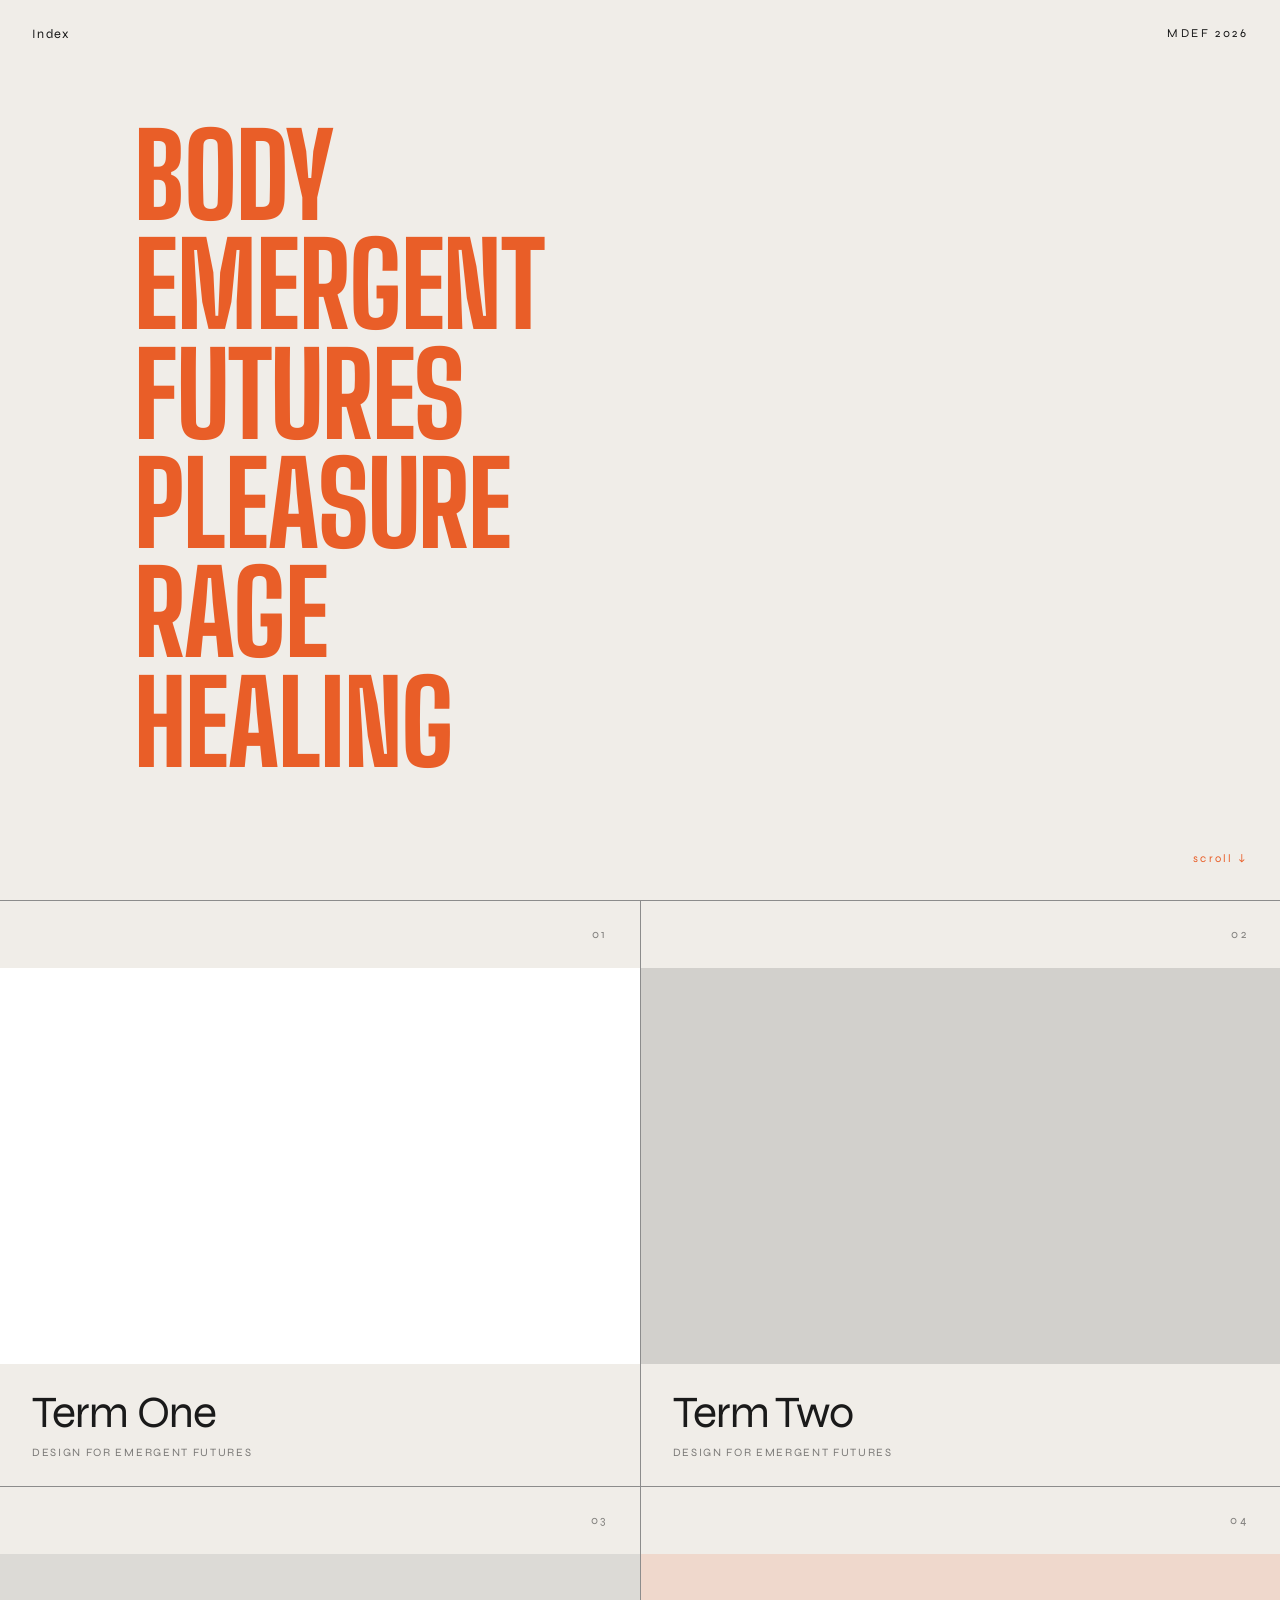
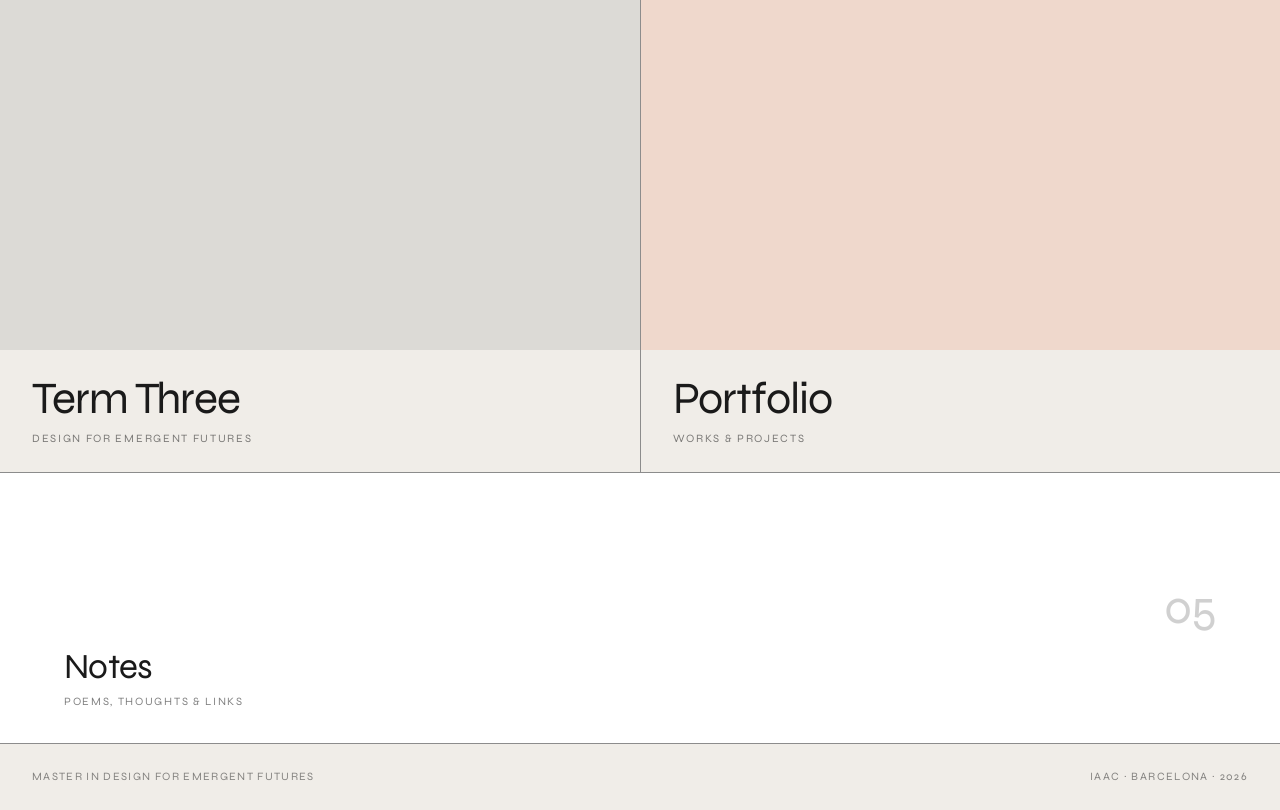
<file: index.html>
<!DOCTYPE html>
<html lang="en">
<head>
  <meta charset="UTF-8">
  <meta name="viewport" content="width=device-width, initial-scale=1.0">
  <title>MDEF 2026</title>
  <link rel="preconnect" href="https://fonts.googleapis.com">
  <link rel="preconnect" href="https://fonts.gstatic.com" crossorigin>
<link href="https://fonts.googleapis.com/css2?family=Big+Shoulders+Display:wght@700;800&family=Syne:wght@300;400&display=swap" rel="stylesheet">  <link rel="stylesheet" href="css/style.css">
</head>
<body>

  <nav class="nav">
    <button class="nav-index" id="menuToggle" aria-label="Open menu">Index</button>
    <span class="nav-title">MDEF 2026</span>
  </nav>

  <div class="menu-overlay" role="dialog" aria-label="Navigation">
    <a href="pages/term-1.html">Term One <span>01</span></a>
    <a href="pages/term-2.html">Term Two <span>02</span></a>
    <a href="pages/term-3.html">Term Three <span>03</span></a>
    <a href="pages/portfolio.html">Portfolio <span>04</span></a>
    <a href="pages/notes.html">Notes <span>05</span></a>
  </div>

<section class="hero">
  <div class="hero-poem">
    <span>BODY</span>
    <span>EMERGENT</span>
    <span>FUTURES</span>
    <span>PLEASURE</span>
    <span>RAGE</span>
    <span>HEALING</span>
  </div>
  <span class="hero-scroll" aria-hidden="true">scroll ↓</span>
</section>

  <section class="index-grid" aria-label="Site sections">

    <a href="pages/term-1.html" class="grid-item grid-item--1 reveal">
      <div class="grid-item-header"><span class="grid-num">01</span></div>
      <div class="grid-item-image"></div>
      <div class="grid-item-footer">
        <h2 class="grid-title">Term One</h2>
        <p class="grid-sub">Design for Emergent Futures</p>
      </div>
    </a>

    <a href="pages/term-2.html" class="grid-item grid-item--2 reveal">
      <div class="grid-item-header"><span class="grid-num">02</span></div>
      <div class="grid-item-image"></div>
      <div class="grid-item-footer">
        <h2 class="grid-title">Term Two</h2>
        <p class="grid-sub">Design for Emergent Futures</p>
      </div>
    </a>

    <a href="pages/term-3.html" class="grid-item grid-item--3 reveal">
      <div class="grid-item-header"><span class="grid-num">03</span></div>
      <div class="grid-item-image"></div>
      <div class="grid-item-footer">
        <h2 class="grid-title">Term Three</h2>
        <p class="grid-sub">Design for Emergent Futures</p>
      </div>
    </a>

    <a href="pages/portfolio.html" class="grid-item grid-item--4 reveal">
      <div class="grid-item-header"><span class="grid-num">04</span></div>
      <div class="grid-item-image"></div>
      <div class="grid-item-footer">
        <h2 class="grid-title">Portfolio</h2>
        <p class="grid-sub">Works &amp; Projects</p>
      </div>
    </a>

    <a href="pages/notes.html" class="grid-item grid-item--5 reveal">
      <div class="grid-item-footer">
        <h2 class="grid-title">Notes</h2>
        <p class="grid-sub">Poems, thoughts &amp; links</p>
      </div>
      <span class="grid-num">05</span>
    </a>

  </section>

  <footer class="site-footer">
    <span>Master in Design for Emergent Futures</span>
    <span>IAAC · Barcelona · 2026</span>
  </footer>

  <script src="js/main.js"></script>
</body>
</html>
</file>
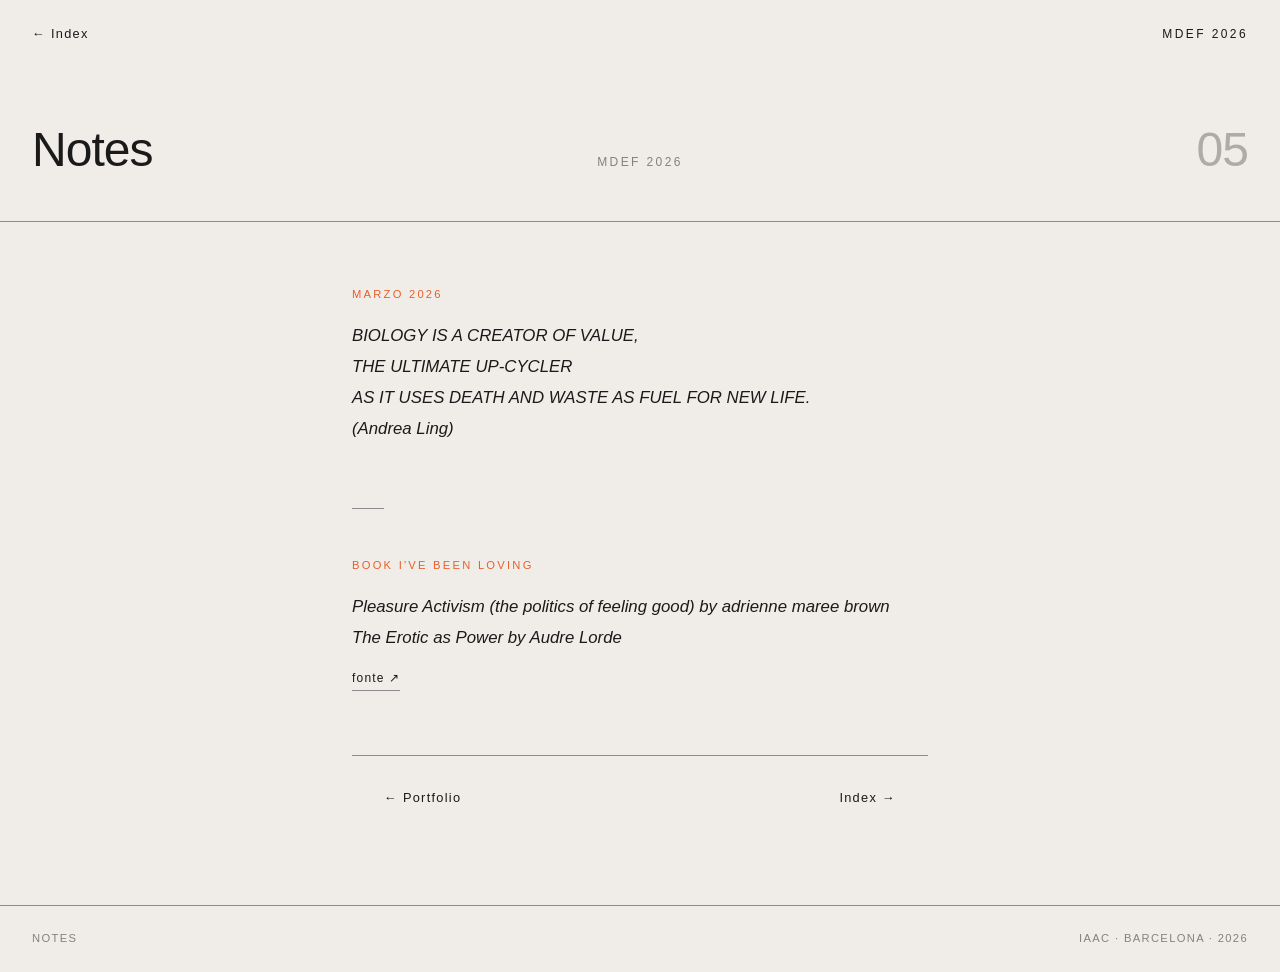
<file: pages/notes.html>
<!DOCTYPE html>
<html lang="it">
<head>
  <meta charset="UTF-8">
  <meta name="viewport" content="width=device-width, initial-scale=1.0">
  <title>Notes — MDEF 2026</title>
  <link rel="preconnect" href="https://fonts.googleapis.com">
  <link rel="preconnect" href="https://fonts.gstatic.com" crossorigin>
  <link href="https://fonts.googleapis.com/css2?family=Cormorant+Garamond:ital,wght@0,300;0,400;1,300;1,400&family=DM+Sans:wght@200;300;400&display=swap" rel="stylesheet">
  <link rel="stylesheet" href="../css/style.css">
</head>
<body>

  <nav class="nav">
    <a href="../index.html" class="nav-index">← Index</a>
    <span class="nav-title">MDEF 2026</span>
  </nav>

  <main class="page-wrapper">

    <header class="page-header reveal">
      <span class="page-header-left">Notes</span>
      <span class="page-header-center">MDEF 2026</span>
      <span class="page-header-right">05</span>
    </header>


    <!-- ── NOTE / POESIE / LINK ───────────────────────────── -->
    <!--
      STRUTTURA DI UNA NOTA:
      
      <div class="note-entry">
        <p class="note-date">data o etichetta</p>
        <div class="note-content">
          testo, poesia, citazione...
        </div>
        <a href="URL" class="note-link" target="_blank">link ↗</a>  ← opzionale
      </div>
      <div class="note-divider"></div>
      
      Puoi mixare: poesie, citazioni, link a siti,
      frammenti di pensiero. È il tuo spazio più libero.
    -->

    <div class="notes-body">

      <!-- NOTA 1 — Poesia -->
      <div class="note-entry">
        <p class="note-date">Marzo 2026</p>
        <div class="note-content">
          <p>
           BIOLOGY IS A CREATOR OF VALUE,<br>
            THE ULTIMATE UP-CYCLER<br>
            AS IT USES DEATH AND WASTE AS FUEL FOR NEW LIFE.<br>
            (Andrea Ling)<br>
          </p>
        </div>
      </div>

      <div class="note-divider"></div>

      <!-- NOTA 2 —  libri -->
      <div class="note-entry">
        <p class="note-date">book i've been loving</p>
        <div class="note-content">
          <p>
            Pleasure Activism (the politics of feeling good) by adrienne maree brown <br>
            The Erotic as Power by Audre Lorde <br>
          </p>
        </div>
        <a href="#" class="note-link" target="_blank">fonte ↗</a>
      </div>
      
    <nav class="page-nav">
      <a href="portfolio.html">← Portfolio</a>
      <a href="../index.html">Index →</a>
    </nav>

  </main>

  <footer class="site-footer">
    <span>Notes</span>
    <span>IAAC · Barcelona · 2026</span>
  </footer>

  <script src="../js/main.js"></script>
</body>
</html>
</file>
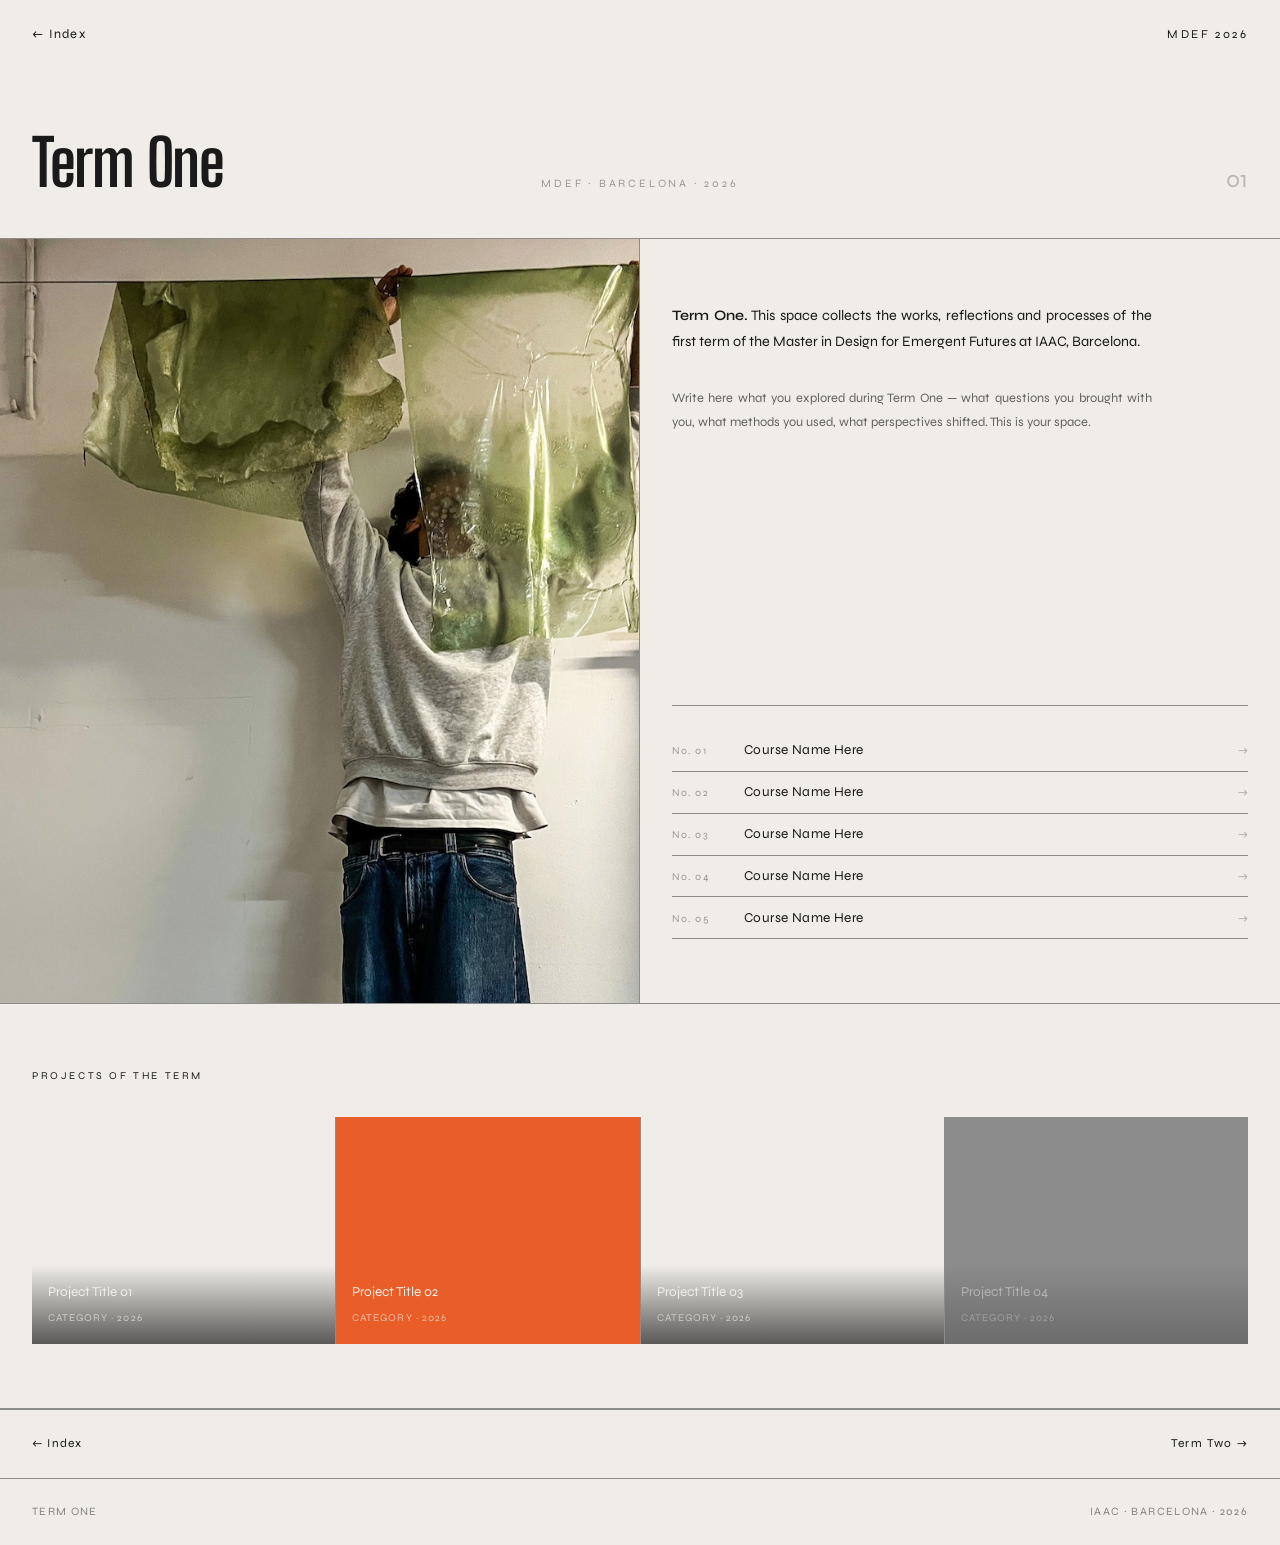
<file: pages/term-1.html>
<!DOCTYPE html>
<html lang="en">
<head>
  <meta charset="UTF-8">
  <meta name="viewport" content="width=device-width, initial-scale=1.0">
  <title>Term One — MDEF 2026</title>
  <link rel="preconnect" href="https://fonts.googleapis.com">
  <link rel="preconnect" href="https://fonts.gstatic.com" crossorigin>
  <link href="https://fonts.googleapis.com/css2?family=Big+Shoulders+Display:wght@700;800&family=Syne:wght@300;400&display=swap" rel="stylesheet">
  <link rel="stylesheet" href="../css/style.css">
  <style>

    .term-wrapper {
      min-height: 100svh;
      padding-top: 5rem;
      background-color: var(--white);
    }

    /* ── HEADER ── */
    .term-header {
      display: grid;
      grid-template-columns: 1fr auto 1fr;
      align-items: baseline;
      padding: 2rem var(--pad) 1.5rem;
      border-bottom: 1px solid var(--gray);
    }

    .term-header-left {
      font-family: var(--font-display);
      font-size: clamp(2rem, 5vw, 4rem);
      font-weight: 700;
      letter-spacing: -0.02em;
      color: var(--black);
    }

    .term-header-center {
      font-family: var(--font-body);
      font-size: 0.7rem;
      letter-spacing: 0.25em;
      text-transform: uppercase;
      opacity: 0.4;
    }

    .term-header-right {
      font-family: var(--font-body);
      font-size: clamp(1rem, 2vw, 1.5rem);
      font-weight: 300;
      text-align: right;
      opacity: 0.25;
    }

    /* ── SPREAD: immagine sinistra | testo destra ── */
    /*
      Ispirato alla reference: foto occupa metà pagina in altezza fissa,
      testo a destra con intro + lista numerata
    */
    .term-spread {
      display: grid;
      grid-template-columns: 1fr 1fr;
      height: 85vh;
      border-bottom: 1px solid var(--gray);
    }

    /* Immagine sinistra — occupa tutta l'altezza dello spread */
    .term-photo {
      position: relative;
      overflow: hidden;
      background-color: var(--gray);
      opacity: 0.9;
      border-right: 1px solid var(--gray);
    }

    .term-photo img {
      width: 100%;
      height: 100%;
      object-fit: cover;
      object-position: center;
      filter: grayscale(15%);
    }

    /* Colonna destra: testo + lista */
    .term-content {
      display: flex;
      flex-direction: column;
      justify-content: space-between;
      padding: var(--pad-lg) var(--pad);
      overflow-y: auto;
    }

    .term-intro-block {}

    .term-intro {
      font-family: var(--font-body);
      font-size: 0.9rem;
      font-weight: 400;
      line-height: 1.8;
      text-align: justify;
      hyphens: auto;
      margin-bottom: 2rem;
      max-width: 480px;
    }

    .term-intro strong { font-weight: 600; }

    .term-body-text {
      font-family: var(--font-body);
      font-size: 0.8rem;
      line-height: 1.85;
      text-align: justify;
      hyphens: auto;
      opacity: 0.65;
      max-width: 480px;
    }

    /* Lista numerata corsi — come la reference */
    .term-list {
      border-top: 1px solid var(--gray);
      padding-top: 1.5rem;
    }

    .term-list-item {
      display: flex;
      align-items: baseline;
      gap: 1.5rem;
      padding: 0.6rem 0;
      border-bottom: 1px solid var(--gray);
      cursor: pointer;
      transition: color 0.2s;
    }

    .term-list-item:hover { color: var(--accent); }

    .term-list-num {
      font-family: var(--font-body);
      font-size: 0.65rem;
      letter-spacing: 0.15em;
      opacity: 0.4;
      min-width: 3rem;
    }

    .term-list-name {
      font-family: var(--font-body);
      font-size: 0.85rem;
      font-weight: 400;
      letter-spacing: 0.03em;
      flex: 1;
    }

    .term-list-arrow {
      font-size: 0.75rem;
      opacity: 0.3;
      transition: opacity 0.2s, transform 0.2s;
    }

    .term-list-item:hover .term-list-arrow {
      opacity: 1;
      transform: translateX(4px);
    }

    /* ── PROGETTI ── */
    .term-projects {
      padding: var(--pad-lg) var(--pad);
      border-bottom: 1px solid var(--gray);
    }

    .term-projects-label {
      font-family: var(--font-body);
      font-size: 0.65rem;
      letter-spacing: 0.25em;
      text-transform: uppercase;
      opacity: 0.4;
      margin-bottom: 2rem;
    }

    .term-projects-grid {
      display: grid;
      grid-template-columns: repeat(auto-fill, minmax(260px, 1fr));
      gap: 1px;
      background-color: var(--gray);
    }

    .term-project-card {
      background-color: var(--white);
      aspect-ratio: 4/3;
      position: relative;
      overflow: hidden;
      cursor: pointer;
      transition: transform 0.4s var(--ease);
    }

    .term-project-card:hover { transform: scale(1.02); }

    .term-project-card img {
      width: 100%; height: 100%;
      object-fit: cover;
      filter: grayscale(10%);
      transition: filter 0.4s;
    }

    .term-project-card:hover img { filter: grayscale(0%); }

    /* Card a colore piatto dalla palette */
    .term-project-card.color-accent { background-color: var(--accent); }
    .term-project-card.color-gray   { background-color: var(--gray); opacity: 0.4; }
    .term-project-card.color-black  { background-color: var(--black); }

    .term-project-info {
      position: absolute;
      bottom: 0; left: 0; right: 0;
      padding: 1rem;
      background: linear-gradient(to top, rgba(26,26,26,0.7), transparent);
      color: var(--white);
    }

    .term-project-info h3 {
      font-family: var(--font-body);
      font-size: 0.85rem;
      font-weight: 400;
    }

    .term-project-info span {
      font-size: 0.65rem;
      opacity: 0.65;
      letter-spacing: 0.1em;
      text-transform: uppercase;
    }

    /* Card colore: testo in overlay senza gradiente */
    .term-project-card.color-accent .term-project-info,
    .term-project-card.color-black .term-project-info {
      background: none;
    }

    /* ── NAV ── */
    .term-nav {
      display: flex;
      justify-content: space-between;
      padding: 1.5rem var(--pad);
      border-top: 1px solid var(--gray);
    }

    .term-nav a {
      font-family: var(--font-body);
      font-size: 0.75rem;
      letter-spacing: 0.1em;
      transition: color 0.2s;
    }

    .term-nav a:hover { color: var(--accent); }

    /* Responsive */
    @media (max-width: 768px) {
      .term-spread {
        grid-template-columns: 1fr;
        height: auto;
      }
      .term-photo {
        height: 55vw;
        border-right: none;
        border-bottom: 1px solid var(--gray);
      }
      .term-header { grid-template-columns: 1fr 1fr; }
      .term-header-center { display: none; }
    }

  </style>
</head>
<body>

  <nav class="nav">
    <a href="../index.html" class="nav-index">← Index</a>
    <span class="nav-title">MDEF 2026</span>
  </nav>

  <main class="term-wrapper">

    <!-- HEADER -->
    <header class="term-header reveal">
      <span class="term-header-left">Term One</span>
      <span class="term-header-center">MDEF · Barcelona · 2026</span>
      <span class="term-header-right">01</span>
    </header>

    <!-- SPREAD -->
    <div class="term-spread">

      <!-- Foto sinistra -->
      <div class="term-photo reveal">
        <!--
          AGGIUNGI LA TUA IMMAGINE:
          <img src="../images/term1/banner_term1.jpeg" alt="Term One">
        -->
        <img src="../images/term1/banner_term1.jpeg" alt="Term One">
      </div>

      <!-- Testo + lista destra -->
      <div class="term-content reveal">

        <div class="term-intro-block">
          <p class="term-intro">
            <!-- SOSTITUISCI con la tua intro -->
            <strong>Term One.</strong> This space collects the works,
            reflections and processes of the first term of the
            Master in Design for Emergent Futures at IAAC, Barcelona.
          </p>
          <p class="term-body-text">
            <!-- SOSTITUISCI con il tuo testo -->
            Write here what you explored during Term One — what questions
            you brought with you, what methods you used, what perspectives
            shifted. This is your space.
          </p>
        </div>

        <!-- Lista corsi — come nella reference -->
        <div class="term-list">
          <!--
            DUPLICA .term-list-item PER OGNI CORSO.
            Puoi aggiungere href="..." al tag <a> per linkare a una pagina.
          -->
          <div class="term-list-item">
            <span class="term-list-num">No. 01</span>
            <span class="term-list-name">Course Name Here</span>
            <span class="term-list-arrow">→</span>
          </div>
          <div class="term-list-item">
            <span class="term-list-num">No. 02</span>
            <span class="term-list-name">Course Name Here</span>
            <span class="term-list-arrow">→</span>
          </div>
          <div class="term-list-item">
            <span class="term-list-num">No. 03</span>
            <span class="term-list-name">Course Name Here</span>
            <span class="term-list-arrow">→</span>
          </div>
          <div class="term-list-item">
            <span class="term-list-num">No. 04</span>
            <span class="term-list-name">Course Name Here</span>
            <span class="term-list-arrow">→</span>
          </div>
          <div class="term-list-item">
            <span class="term-list-num">No. 05</span>
            <span class="term-list-name">Course Name Here</span>
            <span class="term-list-arrow">→</span>
          </div>
        </div>

      </div>
    </div>


    <!-- PROGETTI -->
    <section class="term-projects">
      <p class="term-projects-label reveal">Projects of the term</p>

      <div class="term-projects-grid">

        <!--
          CARD CON IMMAGINE:
          <div class="term-project-card reveal">
            <img src="../images/term1/project.jpg" alt="nome">
            <div class="term-project-info">
              <h3>Project Title</h3>
              <span>category · 2026</span>
            </div>
          </div>

          CARD A COLORE PIATTO (accent/gray/black):
          <div class="term-project-card color-accent reveal">
            <div class="term-project-info">
              <h3>Project Title</h3>
              <span>category · 2026</span>
            </div>
          </div>
        -->

        <div class="term-project-card reveal">
          <div class="term-project-info">
            <h3>Project Title 01</h3>
            <span>category · 2026</span>
          </div>
        </div>

        <div class="term-project-card color-accent reveal">
          <div class="term-project-info">
            <h3>Project Title 02</h3>
            <span>category · 2026</span>
          </div>
        </div>

        <div class="term-project-card reveal">
          <div class="term-project-info">
            <h3>Project Title 03</h3>
            <span>category · 2026</span>
          </div>
        </div>

        <div class="term-project-card color-gray reveal">
          <div class="term-project-info">
            <h3>Project Title 04</h3>
            <span>category · 2026</span>
          </div>
        </div>

      </div>
    </section>


    <nav class="term-nav">
      <a href="../index.html">← Index</a>
      <a href="term-2.html">Term Two →</a>
    </nav>

  </main>

  <footer class="site-footer">
    <span>Term One</span>
    <span>IAAC · Barcelona · 2026</span>
  </footer>

  <script src="../js/main.js"></script>
</body>
</html>
</file>
<file: css/style.css>
/* ============================================================
   IAAC · MDEF 2026 — style.css
   ============================================================ */


/* ── 1. VARIABILI ─────────────────────────────────────────── */
:root {
  --white:   #F0EDE8;   /* sfondo principale — bianco sporco */
  --pure:    #FFFFFF;   /* bianco puro */
  --accent:  #E95E28;   /* arancio — solo per dettagli e hover */
  --gray:    #8C8C8C;   /* grigio — bordi, sottotitoli */
  --black:   #1A1A1A;   /* testo principale */

  --font-display: 'Big Shoulders Display', sans-serif;
  --font-body:    'Syne', Helvetica, sans-serif;

  --gap:     1px;
  --pad:     2rem;
  --pad-lg:  4rem;
  --ease:    cubic-bezier(0.25, 0.1, 0.25, 1);
  --dur:     0.4s;
}


/* ── 2. RESET ─────────────────────────────────────────────── */
*, *::before, *::after { box-sizing: border-box; margin: 0; padding: 0; }
html { scroll-behavior: smooth; }
body {
  background-color: var(--white);
  color: var(--black);
  font-family: var(--font-body);
  font-weight: 300;
  line-height: 1.6;
  -webkit-font-smoothing: antialiased;
}
a { color: inherit; text-decoration: none; }
img { display: block; width: 100%; height: 100%; object-fit: cover; }


/* ── 3. NAVIGAZIONE ───────────────────────────────────────── */
.nav {
  position: fixed;
  top: 0; left: 0; right: 0;
  z-index: 100;
  display: flex;
  justify-content: space-between;
  align-items: center;
  padding: 1.5rem var(--pad);
  background-color: transparent;
  transition: background-color var(--dur) var(--ease);
}

.nav.scrolled {
  background-color: var(--white);
  border-bottom: 1px solid var(--gray);
}

.nav-index {
  font-family: var(--font-body);
  font-size: 0.8rem;
  letter-spacing: 0.1em;
  cursor: pointer;
  background: none;
  border: none;
  color: var(--black);
  font-weight: 400;
}
.nav-index:hover { color: var(--accent); }

.nav-title {
  font-family: var(--font-body);
  font-size: 0.75rem;
  letter-spacing: 0.2em;
  font-weight: 300;
}

/* Menu overlay */
.menu-overlay {
  display: none;
  position: fixed;
  inset: 0;
  z-index: 90;
  background-color: var(--black);
  color: var(--white);
  padding: var(--pad-lg) var(--pad);
  flex-direction: column;
  justify-content: center;
  gap: 1rem;
}
.menu-overlay.active { display: flex; }

.menu-overlay a {
  font-family: var(--font-body);
  font-size: clamp(2rem, 8vw, 5rem);
  font-weight: 200;
  letter-spacing: -0.02em;
  line-height: 1.1;
  transition: color 0.2s;
}
.menu-overlay a:hover { color: var(--accent); }

.menu-overlay a span {
  font-size: 0.9rem;
  letter-spacing: 0.1em;
  font-weight: 300;
  margin-left: 1rem;
  opacity: 0.5;
}


/* ── 4. HERO POEM ─────────────────────────────────────────── */
.hero {
  min-height: 100svh;
  display: flex;
  flex-direction: column;
  justify-content: center;
  padding: 0 var(--pad);
  position: relative;
}

.hero-poem {
  display: flex;
  flex-direction: column;
  align-items: flex-start;
  margin-left: 8vw;
}

.hero-poem span {
  font-family: var(--font-display);
  font-size: clamp(3.5rem, 9vw, 8rem);
  font-weight: 800;
  line-height: 0.95;
  letter-spacing: -0.01em;
  color: var(--accent);
  opacity: 0;
  transform: translateY(12px);
  animation: fadeUp 0.6s var(--ease) forwards;
}

.hero-poem span:nth-child(1) { animation-delay: 0.1s; }
.hero-poem span:nth-child(2) { animation-delay: 0.2s; }
.hero-poem span:nth-child(3) { animation-delay: 0.3s; }
.hero-poem span:nth-child(4) { animation-delay: 0.4s; }
.hero-poem span:nth-child(5) { animation-delay: 0.5s; }
.hero-poem span:nth-child(6) { animation-delay: 0.6s; }

.hero-scroll {
  position: absolute;
  bottom: 2rem;
  right: var(--pad);
  font-family: var(--font-body);
  font-size: 0.7rem;
  letter-spacing: 0.2em;
  color: var(--accent);
  opacity: 0;
  animation: fadeIn 1s var(--ease) 1s forwards;
}


/* ── 5. INDEX GRID ────────────────────────────────────────── */
.index-grid {
  display: grid;
  grid-template-columns: 1fr 1fr;
  background-color: var(--gray);
  gap: var(--gap);
  border-top: var(--gap) solid var(--gray);
}

.grid-item--1 { grid-column: 1; }
.grid-item--2 { grid-column: 2; }
.grid-item--3 { grid-column: 1; }
.grid-item--4 { grid-column: 2; }
.grid-item--5 { grid-column: 1 / -1; }

.grid-item {
  position: relative;
  display: flex;
  flex-direction: column;
  background-color: var(--white);
  min-height: 65vh;
  overflow: hidden;
  cursor: pointer;
  transition: background-color var(--dur) var(--ease);
}

.grid-item--5 {
  min-height: 30vh;
  justify-content: space-between;
  flex-direction: row;
  align-items: flex-end;
  padding: var(--pad) var(--pad-lg);
  background-color: var(--pure);
}
.grid-item--5:hover { background-color: var(--accent); color: var(--white); }

.grid-item-header {
  display: flex;
  justify-content: flex-end;
  padding: 1.5rem var(--pad);
  position: relative;
  z-index: 2;
}

.grid-num {
  font-family: var(--font-body);
  font-size: 0.75rem;
  letter-spacing: 0.2em;
  font-weight: 400;
  opacity: 0.5;
}

.grid-item-image {
  flex: 1;
  overflow: hidden;
  transition: transform 0.6s var(--ease);
}
.grid-item:hover .grid-item-image { transform: scale(1.03); }

/* Placeholder colorati per le card senza immagine */
.grid-item--1 .grid-item-image { background-color: var(--pure); }
.grid-item--2 .grid-item-image { background-color: var(--gray); opacity: 0.3; }
.grid-item--3 .grid-item-image { background-color: var(--gray); opacity: 0.2; }
.grid-item--4 .grid-item-image { background-color: var(--accent); opacity: 0.15; }

.grid-item-footer {
  padding: 1.5rem var(--pad);
  position: relative;
  z-index: 2;
}

.grid-title {
  font-family: var(--font-body);
  font-size: clamp(1.6rem, 3.5vw, 3rem);
  font-weight: 300;
  letter-spacing: -0.02em;
  line-height: 1.1;
  transition: color var(--dur);
}
.grid-item:hover .grid-title { color: var(--accent); }

.grid-sub {
  font-family: var(--font-body);
  font-size: 0.7rem;
  letter-spacing: 0.15em;
  font-weight: 400;
  margin-top: 0.4rem;
  opacity: 0.55;
  text-transform: uppercase;
}

.grid-item--5 .grid-item-footer { padding: 0; }
.grid-item--5 .grid-num {
  font-size: 3rem;
  letter-spacing: -0.02em;
  opacity: 0.2;
  font-weight: 300;
  align-self: center;
}
.grid-item--5 .grid-title { font-size: clamp(1.4rem, 3vw, 2.2rem); }


/* ── 6. PAGINE INTERNE ────────────────────────────────────── */
.page-wrapper {
  min-height: 100svh;
  padding-top: 5rem;
}

.page-header {
  display: grid;
  grid-template-columns: 1fr auto 1fr;
  align-items: baseline;
  padding: var(--pad);
  border-bottom: 1px solid var(--gray);
  gap: 1rem;
}

.page-header-left {
  font-family: var(--font-body);
  font-size: clamp(1.5rem, 4vw, 3rem);
  font-weight: 300;
  letter-spacing: -0.02em;
}

.page-header-center {
  font-family: var(--font-body);
  font-size: 0.75rem;
  letter-spacing: 0.2em;
  font-weight: 400;
  text-align: center;
  opacity: 0.5;
  text-transform: uppercase;
}

.page-header-right {
  font-family: var(--font-body);
  font-size: clamp(1.5rem, 4vw, 3rem);
  font-weight: 300;
  letter-spacing: -0.02em;
  text-align: right;
  opacity: 0.3;
}

.page-body {
  display: grid;
  grid-template-columns: 1fr 1.4fr;
  min-height: 70vh;
  border-bottom: 1px solid var(--gray);
  align-items: start;
}

.page-text-col {
  padding: var(--pad-lg) var(--pad);
  border-right: 1px solid var(--gray);
}

.page-intro {
  font-family: var(--font-body);
  font-size: 1.05rem;
  font-weight: 400;
  margin-bottom: 1.5rem;
  line-height: 1.7;
}

.page-text {
  font-family: var(--font-body);
  font-size: 0.95rem;
  line-height: 1.85;
  opacity: 0.85;
}

.page-image-col {
  position: relative;
  background-color: var(--pure);
  height: 60vh;
  align-self: start;
  overflow: hidden;
}

.page-image-col img {
  width: 100%;
  height: 100%;
  object-fit: cover;
  object-position: center center;
}

.projects-section { padding: var(--pad-lg) var(--pad); }

.projects-label {
  font-family: var(--font-body);
  font-size: 0.7rem;
  letter-spacing: 0.2em;
  text-transform: uppercase;
  font-weight: 400;
  margin-bottom: 2rem;
  opacity: 0.5;
}

.projects-grid {
  display: grid;
  grid-template-columns: repeat(auto-fill, minmax(280px, 1fr));
  gap: 1.5rem;
}

.project-card {
  background-color: var(--pure);
  aspect-ratio: 4/3;
  position: relative;
  overflow: hidden;
  cursor: pointer;
  transition: transform 0.4s var(--ease);
}
.project-card:hover { transform: translateY(-4px); }

.project-card-info {
  position: absolute;
  bottom: 0; left: 0; right: 0;
  padding: 1rem;
  background: linear-gradient(to top, rgba(26,26,26,0.7), transparent);
  color: var(--white);
}

.project-card-info h3 {
  font-family: var(--font-body);
  font-size: 0.9rem;
  font-weight: 400;
  letter-spacing: 0.05em;
}

.project-card-info span {
  font-size: 0.7rem;
  opacity: 0.7;
  letter-spacing: 0.1em;
  text-transform: uppercase;
}

.page-nav {
  display: flex;
  justify-content: space-between;
  align-items: center;
  padding: 2rem var(--pad);
  border-top: 1px solid var(--gray);
}

.page-nav a {
  font-family: var(--font-body);
  font-size: 0.8rem;
  letter-spacing: 0.1em;
  font-weight: 400;
  transition: color 0.2s;
}
.page-nav a:hover { color: var(--accent); }


/* ── 7. NOTES ─────────────────────────────────────────────── */
.notes-body {
  max-width: 640px;
  margin: 0 auto;
  padding: var(--pad-lg) var(--pad);
}

.note-entry {
  margin-bottom: 4rem;
  opacity: 0;
  transform: translateY(16px);
}

.note-entry.visible {
  opacity: 1;
  transform: none;
  transition: opacity 0.7s var(--ease), transform 0.7s var(--ease);
}

.note-date {
  font-family: var(--font-body);
  font-size: 0.7rem;
  letter-spacing: 0.2em;
  font-weight: 400;
  color: var(--accent);
  text-transform: uppercase;
  margin-bottom: 1rem;
}

.note-content {
  font-family: var(--font-body);
  font-size: 1.05rem;
  font-style: italic;
  line-height: 1.85;
  font-weight: 300;
}

.note-link {
  display: inline-block;
  margin-top: 1rem;
  font-family: var(--font-body);
  font-size: 0.75rem;
  letter-spacing: 0.1em;
  border-bottom: 1px solid var(--gray);
  padding-bottom: 2px;
  transition: border-color 0.2s, color 0.2s;
}
.note-link:hover { border-color: var(--accent); color: var(--accent); }

.note-divider {
  width: 2rem;
  height: 1px;
  background-color: var(--gray);
  margin: 3rem 0;
}


/* ── 8. PORTFOLIO ─────────────────────────────────────────── */
.portfolio-grid {
  display: grid;
  grid-template-columns: repeat(2, 1fr);
  gap: var(--gap);
  background-color: var(--gray);
  border-top: var(--gap) solid var(--gray);
}

.portfolio-item {
  background-color: var(--white);
  padding: var(--pad);
  min-height: 50vh;
  display: flex;
  flex-direction: column;
  justify-content: space-between;
  cursor: pointer;
  transition: background-color 0.3s var(--ease);
}
.portfolio-item:hover { background-color: var(--pure); }

.portfolio-item-num {
  font-family: var(--font-body);
  font-size: 0.7rem;
  letter-spacing: 0.2em;
  opacity: 0.4;
}

.portfolio-item-image {
  flex: 1;
  background-color: var(--gray);
  opacity: 0.2;
  margin: 1rem 0;
}

.portfolio-item-title {
  font-family: var(--font-body);
  font-size: clamp(1.2rem, 2.5vw, 2rem);
  font-weight: 300;
  letter-spacing: -0.02em;
  margin-bottom: 0.3rem;
}

.portfolio-item-meta {
  font-family: var(--font-body);
  font-size: 0.7rem;
  letter-spacing: 0.15em;
  text-transform: uppercase;
  opacity: 0.45;
}


/* ── 9. FOOTER ────────────────────────────────────────────── */
.site-footer {
  display: flex;
  justify-content: space-between;
  align-items: center;
  padding: 1.5rem var(--pad);
  border-top: 1px solid var(--gray);
}

.site-footer span {
  font-family: var(--font-body);
  font-size: 0.7rem;
  letter-spacing: 0.12em;
  font-weight: 400;
  opacity: 0.5;
  text-transform: uppercase;
}


/* ── 10. ANIMAZIONI ───────────────────────────────────────── */
@keyframes fadeUp {
  from { opacity: 0; transform: translateY(20px); }
  to   { opacity: 1; transform: translateY(0); }
}

@keyframes fadeIn {
  from { opacity: 0; }
  to   { opacity: 1; }
}

.reveal {
  opacity: 0;
  transform: translateY(24px);
  transition: opacity 0.8s var(--ease), transform 0.8s var(--ease);
}
.reveal.visible { opacity: 1; transform: none; }


/* ── 11. RESPONSIVE ───────────────────────────────────────── */
@media (max-width: 768px) {
  :root {
    --pad: 1.2rem;
    --pad-lg: 2.5rem;
  }

  .index-grid { grid-template-columns: 1fr; }

  .grid-item--1,
  .grid-item--2,
  .grid-item--3,
  .grid-item--4,
  .grid-item--5 { grid-column: 1; }

  .grid-item { min-height: 55vw; }

  .grid-item--5 {
    flex-direction: column;
    align-items: flex-start;
    min-height: auto;
    padding: var(--pad);
  }

  .page-body {
    grid-template-columns: 1fr;
    align-items: unset;
  }

  .page-text-col {
    border-right: none;
    border-bottom: 1px solid var(--gray);
  }

  .page-image-col {
    height: 50vw;
  }

  .page-header { grid-template-columns: 1fr 1fr; }
  .page-header-center { display: none; }

  .portfolio-grid { grid-template-columns: 1fr; }
}
</file>
